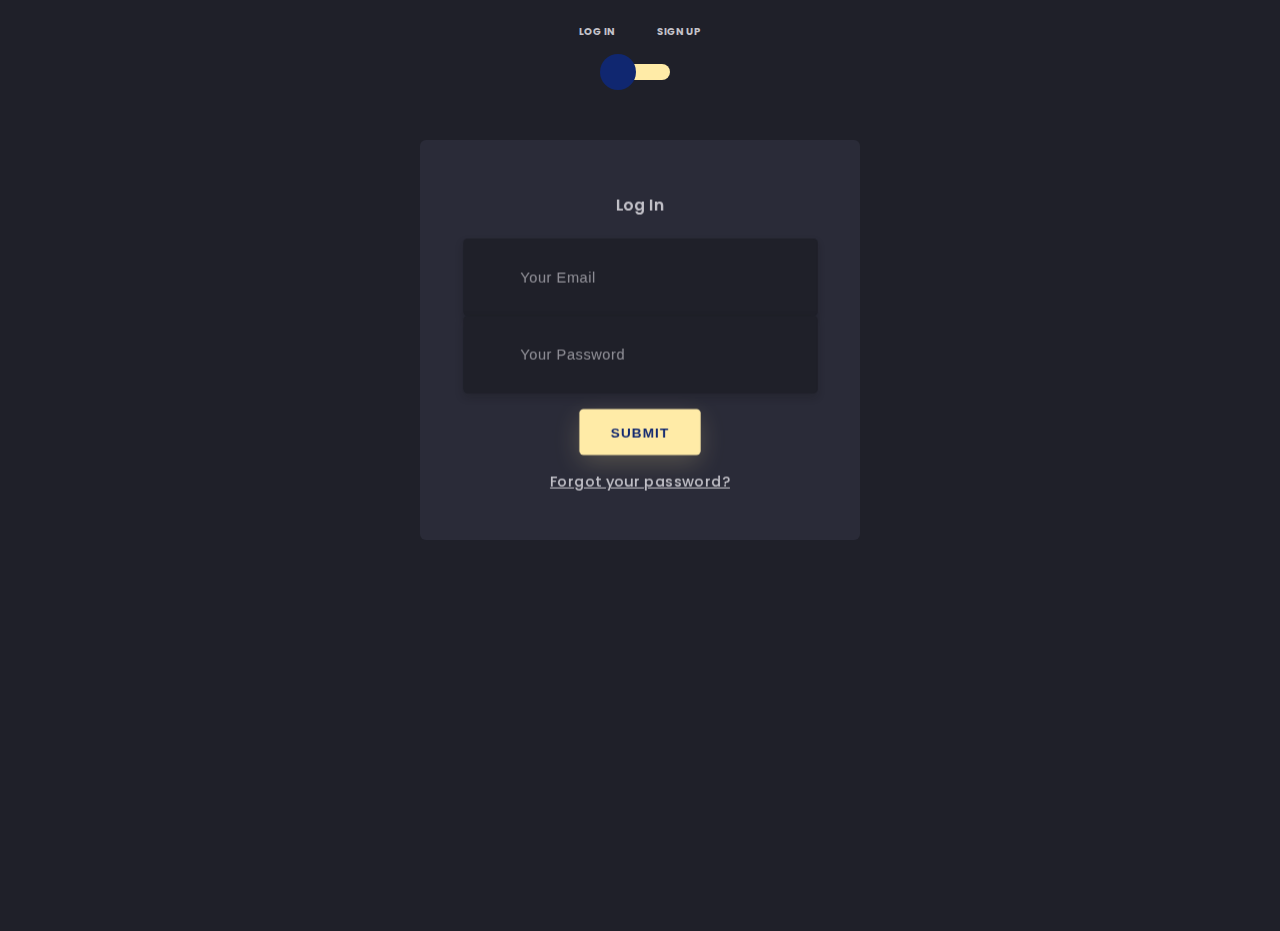
<file: index.html>
<!DOCTYPE html>
<html lang="en">

<head>
    <meta charset="UTF-8" />
    <meta name="viewport" content="width=device-width, initial-scale=1.0" />
    <link rel="stylesheet" href="login.css">
    <link rel="icon" type="image/x-icon" href="img/background/faviconChess.ico">
    <title>Login/Sign Up</title>
</head>

<body>

    <div class="section">
        <div class="container">
            <div class="row full-height justify-content-center">
                <div class="col-12 text-center align-self-center py-5">
                    <div class="section pb-5 pt-5 pt-sm-2 text-center ">
                        <h6 class="mb-0 pb-3 section">
                            <span>Log In </span><span>Sign Up</span>
                        </h6>
                        <input class="checkbox" type="checkbox" id="reg-log" name="reg-log" />
                        <label for="reg-log"></label>
                        <div class="card-3d-wrap mx-auto centered-div">
                            <div class="card-3d-wrapper">
                                <div class="card-front">
                                    <div class="center-wrap">
                                        <div class="section text-center">
                                            <h4 class="mb-4 pb-3">Log In</h4>
                                            <form method="post" action="login.php">
                                                <div class="form-group">
                                                    <input type="email" name="logemail" class="form-style" placeholder="Your Email" id="logemail" autocomplete="off" required />
                                                    <i class="input-icon uil uil-at"></i>
                                                </div>
                                                <div class="form-group mt-2">
                                                    <input type="password" name="logpass" class="form-style" placeholder="Your Password" id="logpass" autocomplete="off" required />
                                                    <i class="input-icon uil uil-lock-alt"></i>
                                                </div>
                                                <button type="submit" class="btn mt-4">Submit</button>
                                            </form>
                                            <p class="mb-0 mt-4 text-center">
                                                <a href="#0" class="link">Forgot your password?</a>
                                            </p>
                                        </div>
                                    </div>
                                </div>
                                <div class="card-back">
                                    <div class="center-wrap">
                                        <div class="section text-center">
                                            <h4 class="mb-4 pb-3">Sign Up</h4>
                                            <form method="post" action="register.php">
                                                <div class="form-group">
                                                    <input type="text" name="logname" class="form-style" placeholder="Your Full Name" id="logname" autocomplete="off" required />
                                                    <i class="input-icon uil uil-user"></i>
                                                </div>
                                                <div class="form-group mt-2">
                                                    <input type="email" name="logemail" class="form-style" placeholder="Your Email" id="logemail" autocomplete="off" required />
                                                    <i class="input-icon uil uil-at"></i>
                                                </div>
                                                <div class="form-group mt-2">
                                                    <input type="password" name="logpass" class="form-style" placeholder="Your Password" id="logpass" autocomplete="off" required />
                                                    <i class="input-icon uil uil-lock-alt"></i>
                                                </div>
                                                <button type="submit" class="btn mt-4">Submit</button>
                                            </form>
                                        </div>
                                    </div>
                                </div>
                            </div>
                        </div>
                    </div>
                </div>
            </div>
        </div>
    </div>
</body>

</html>
</file>
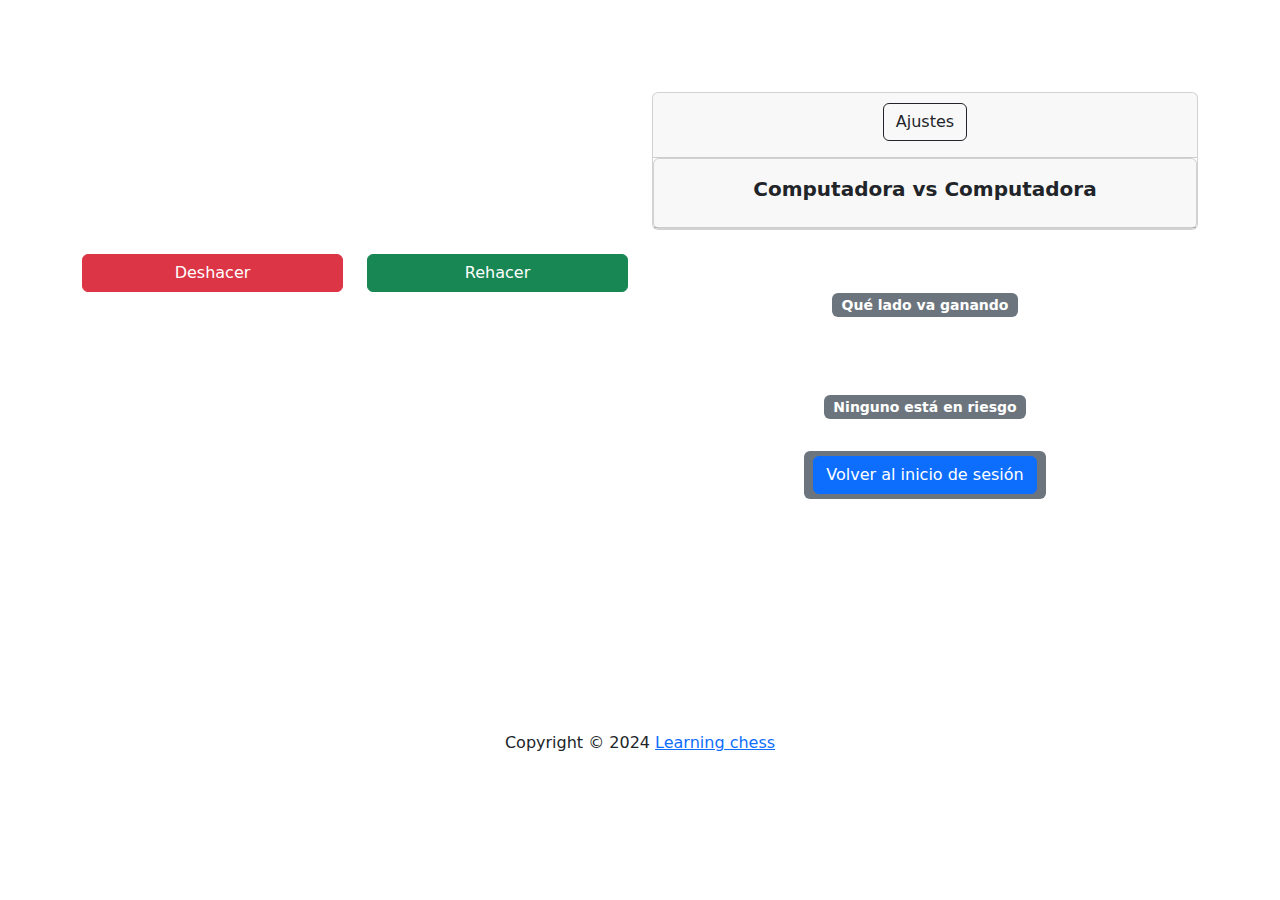
<file: chessgame.html>
<!DOCTYPE html>
<html lang="en">
<head>
    <meta charset="UTF-8">
    <meta name="viewport" content="width=device-width, initial-scale=1.0">
    <title>Chess AI</title>
    <link href="https://cdn.jsdelivr.net/npm/bootstrap@5.3.3/dist/css/bootstrap.min.css" rel="stylesheet" integrity="sha384-QWTKZyjpPEjISv5WaRU9OFeRpok6YctnYmDr5pNlyT2bRjXh0JMhjY6hW+ALEwIH" crossorigin="anonymous">
    <link rel="icon" type="image/x-icon" href="img/background/faviconChess.ico">
    <link rel="stylesheet" href="css/main.css">
</head>
<body>
    <main>
        <div class="container my-3">
            <div class="row align-items-center">
                <div class="col-md-6">
                    <div id="myBoard"></div>
                    <div class="row my-3 text-center">
                        <div class="col-md-6 my-2">
                            <button class="btn btn-danger w-100" id="undoBtn">Deshacer</button>
                        </div>
                        <div class="col-md-6 my-2">
                            <button class="btn btn-success w-100" id="redoBtn">Rehacer</button>
                        </div>
                    </div>
                </div>
                <div class="col-md-6">
                    <h1 class="text-center text-white">Learning Chess</h1>
                    <div class="row justify-content-center">
                        <span class="badge"><span id="position-count">0</span> posiciones evaluadas en <span id="time">0</span>s.</span>
                    </div>
                    <div class="accordion" id="accordion">
                        <div class="card">
                            <div class="card-header" id="settingsHeading">
                                <h2 class="text-center">
                                    <button class="btn btn-outline-dark" type="button" data-bs-toggle="collapse" data-bs-target="#settings" aria-expanded="true" aria-controls="settings">
                                        Ajustes
                                    </button>
                                </h2>
                            </div>
                            <div id="settings" class="collapse" aria-labelledby="settingsHeading" data-bs-parent="#accordion">
                                <div class="card-body">
                                    <div class="row align-items-center justify-content-center mb-3">
                                        <div class="col-md-4">
                                            <label for="search-depth" class="form-label badge bg-secondary" style="font-size: 13px;">Ajuste de dificultad (Negros):</label>
                                            <select id="search-depth" class="form-select badge" style="color: black;">
                                                <option value="1">1</option>
                                                <option value="2">2</option>
                                                <option value="3" selected>3</option>
                                            </select>
                                        </div>
                                        <div class="col-md-4">
                                            <label for="search-depth-white" class="form-label badge bg-secondary" style="font-size: 13px;">Ajuste de dificultad (Blanco):</label>
                                            <select id="search-depth-white" class="form-select badge" style="color: black;">
                                                <option value="1">1</option>
                                                <option value="2">2</option>
                                                <option value="3" selected>3</option>
                                            </select>
                                        </div>
                                    </div>
                                    <div class="form-check">
                                        <input class="form-check-input" type="checkbox" id="showHint" name="showHint">
                                        <label class="form-check-label badge bg-warning text-dark d-flex justify-content-center" style="font-size: 13px; " for="showHint">Mostrar posibles movimientos (Blanco)</label>
                                    </div>
                                </div>
                            </div>
                        <div class="card">
                            <div class="card-header" id="compVsCompHeading">
                                <h2 class="text-center">
                                    <button class="btn btn-header collapsed no-outline" type="button" data-bs-toggle="collapse" data-bs-target="#compVsComp" aria-expanded="false" aria-controls="compVsComp">
                                        Computadora vs Computadora
                                    </button>
                                </h2>
                            </div>
                            <div id="compVsComp" class="collapse" aria-labelledby="compVsCompHeading" data-bs-parent="#accordion">
                                <div class="card-body">
                                    <div class="row justify-content-center">
                                        <div class="col-md-6 my-2">
                                            <button class="btn btn-success w-100" id="compVsCompBtn">Empezar</button>
                                        </div>
                                        <div class="col-md-6 my-2">
                                            <button class="btn btn-danger w-100" id="resetBtn">Parar y reiniciar</button>
                                        </div>
                                    </div>
                                </div>
                            </div>
                        </div>
                    </div>
                    <div class="row my-3 text-center">
                        <div class="col-md-12 text-white">
                            <h2>Quién lleva la ventaja?</h2>
                            <p class="badge bg-secondary" style="font-size: 14px;">Qué lado va ganando <span id="advantageColor"></span></p>
                        </div>
                    </div>
                    <div class="row my-3 text-center text-white">
                        <div class="col-md-12">
                            <h2>Estado</h2>
                            <p><span id="status" class="badge bg-secondary" style="font-size: 14px;">Ninguno está en riesgo</span></p>
                        </div>
                    </div>
                    <div class="row my-3 text-center text-white">
                        <div class="col-md-12">
                            <p><span id="status" class="badge bg-secondary" style="font-size: 14px;"><a href="index.html" class="btn btn-primary">Volver al inicio de sesión</a>
                            </span></p>
                        </div>
                    </div>
                </div>
            </div>
        </div>
    </main>
    <footer>
        <p class="text-center">Copyright &copy; 2024
            <a href="https://github.com/KevinShalom/Proyect_IA">Learning chess</a> 
        </p>
    </footer>

    <script src="https://code.jquery.com/jquery-3.5.1.js" integrity="sha256-QWo7LDvxbWT2tbbQ97B53yJnYU3WhH/C8ycbRAkjPDc=" crossorigin="anonymous"></script>
    <script src="js/chess.js" defer></script>
    <script src="js/Chessboard.js" defer></script>
    <script src="js/main.js" defer></script>
    <script src="https://cdn.jsdelivr.net/npm/bootstrap@5.3.3/dist/js/bootstrap.bundle.min.js" integrity="sha384-YvpcrYf0tY3lHB60NNkmXc5s9fDVZLESaAA55NDzOxhy9GkcIdslK1eN7N6jIeHz" crossorigin="anonymous"></script>
</body>
</html>
</file>
<file: login.css>
@import url('https://fonts.googleapis.com/css?family=Poppins:400,500,600,700,800,900');

body{
	font-family: 'Poppins', sans-serif;
	font-weight: 300;
	font-size: 15px;
	line-height: 1.7;
	color: #c4c3ca;
	background-color: #1f2029;
	overflow-x: hidden;
}
a {
	cursor: pointer;
  transition: all 200ms linear;
}
a:hover {
	text-decoration: none;
}
.link {
  color: #c4c3ca;
}
.link:hover {
  color: #ffeba7;
}
p {
  font-weight: 500;
  font-size: 14px;
  line-height: 1.7;
}
h4 {
  font-weight: 600;
}
h6 span{
  padding: 0 20px;
  text-transform: uppercase;
  font-weight: 700;
}
.section{
  position: relative;
  width: 100%;
  display: block;
}
.full-height{
  min-height: 100vh;
}
[type="checkbox"]:checked,
[type="checkbox"]:not(:checked){
  position: absolute;
  left: -9999px;
}
.checkbox:checked + label,
.checkbox:not(:checked) + label{
  position: relative;
  display: block;
  text-align: center;
  width: 60px;
  height: 16px;
  border-radius: 8px;
  padding: 0;
  margin: 10px auto;
  cursor: pointer;
  background-color: #ffeba7;
}
.checkbox:checked + label:before,
.checkbox:not(:checked) + label:before{
  position: absolute;
  display: block;
  width: 36px;
  height: 36px;
  border-radius: 50%;
  color: #ffeba7;
  background-color: #102770;
  font-family: "Noto Sans Symbols 2", sans-serif;
  content: '';
  z-index: 20;
  top: -10px;
  left: -10px;
  line-height: 36px;
  text-align: center;
  font-size: 24px;
  transition: all 0.5s ease;
}
.checkbox:checked + label:before {
  transform: translateX(44px) rotate(-270deg);
}


.card-3d-wrap {
  position: relative;
  width: 440px;
  max-width: 100%;
  height: 400px;
  -webkit-transform-style: preserve-3d;
  transform-style: preserve-3d;
  perspective: 800px;
  margin-top: 60px;
}
.card-3d-wrapper {
  width: 100%;
  height: 100%;
  position:absolute;    
  top: 0;
  left: 0;  
  -webkit-transform-style: preserve-3d;
  transform-style: preserve-3d;
  transition: all 600ms ease-out; 
}
.card-front, .card-back {
  width: 100%;
  height: 100%;
  background-color: #2a2b38;
  background-image: url('https://s3-us-west-2.amazonaws.com/s.cdpn.io/1462889/pat.svg');
  background-position: bottom center;
  background-repeat: no-repeat;
  background-size: 300%;
  position: absolute;
  border-radius: 6px;
  left: 0;
  top: 0;
  -webkit-transform-style: preserve-3d;
  transform-style: preserve-3d;
  -webkit-backface-visibility: hidden;
  -moz-backface-visibility: hidden;
  -o-backface-visibility: hidden;
  backface-visibility: hidden;
}
.card-back {
  transform: rotateY(180deg);
}
.checkbox:checked ~ .card-3d-wrap .card-3d-wrapper {
  transform: rotateY(180deg);
}
.center-wrap{
  position: absolute;
  width: 100%;
  top: 50%;
  left: 0;
  transform: translate3d(0, -50%, 35px) perspective(100px);
  z-index: 20;
  display: block;
}


.form-group{ 
  position: relative;
  display: block;
    margin: 0;
    padding: 0;
}
.form-style {
  padding: 13px 20px;
  padding-left: 55px;
  height: 48px;
  width: 60%;
  font-weight: 500;
  border-radius: 4px;
  font-size: 14px;
  line-height: 22px;
  letter-spacing: 0.5px;
  outline: none;
  color: #c4c3ca;
  background-color: #1f2029;
  border: none;
  -webkit-transition: all 200ms linear;
  transition: all 200ms linear;
  box-shadow: 0 4px 8px 0 rgba(21,21,21,.2);
}
.form-style:focus,
.form-style:active {
  border: none;
  outline: none;
  box-shadow: 0 4px 8px 0 rgba(21,21,21,.2);
}
.input-icon {
  position: absolute;
  top: 0;
  left: 18px;
  height: 48px;
  font-size: 24px;
  line-height: 48px;
  text-align: left;
  color: #ffeba7;
  -webkit-transition: all 200ms linear;
    transition: all 200ms linear;
}

.form-group input:-ms-input-placeholder  {
  color: #c4c3ca;
  opacity: 0.7;
  -webkit-transition: all 200ms linear;
    transition: all 200ms linear;
}
.form-group input::-moz-placeholder  {
  color: #c4c3ca;
  opacity: 0.7;
  -webkit-transition: all 200ms linear;
    transition: all 200ms linear;
}
.form-group input:-moz-placeholder  {
  color: #c4c3ca;
  opacity: 0.7;
  -webkit-transition: all 200ms linear;
    transition: all 200ms linear;
}
.form-group input::-webkit-input-placeholder  {
  color: #c4c3ca;
  opacity: 0.7;
  -webkit-transition: all 200ms linear;
    transition: all 200ms linear;
}
.form-group input:focus:-ms-input-placeholder  {
  opacity: 0;
  -webkit-transition: all 200ms linear;
    transition: all 200ms linear;
}
.form-group input:focus::-moz-placeholder  {
  opacity: 0;
  -webkit-transition: all 200ms linear;
    transition: all 200ms linear;
}
.form-group input:focus:-moz-placeholder  {
  opacity: 0;
  -webkit-transition: all 200ms linear;
    transition: all 200ms linear;
}
.form-group input:focus::-webkit-input-placeholder  {
  opacity: 0;
  -webkit-transition: all 200ms linear;
    transition: all 200ms linear;
}

.btn{  
  margin-top: 15px;
  border-radius: 4px;
  height: 44px;
  font-size: 13px;
  font-weight: 600;
  text-transform: uppercase;
  -webkit-transition : all 200ms linear;
  transition: all 200ms linear;
  padding: 0 30px;
  letter-spacing: 1px;
  display: -webkit-inline-flex;
  display: -ms-inline-flexbox;
  display: inline-flex;
  -webkit-align-items: center;
  -moz-align-items: center;
  -ms-align-items: center;
  align-items: center;
  -webkit-justify-content: center;
  -moz-justify-content: center;
  -ms-justify-content: center;
  justify-content: center;
  -ms-flex-pack: center;
  text-align: center;
  border: none;
  background-color: #ffeba7;
  color: #102770;
  box-shadow: 0 8px 24px 0 rgba(255,235,167,.2);
}
.btn:active,
.btn:focus{  
  background-color: #102770;
  color: #ffeba7;
  box-shadow: 0 8px 24px 0 rgba(16,39,112,.2);
}
.btn:hover{  
  background-color: #102770;
  color: #ffeba7;
  box-shadow: 0 8px 24px 0 rgba(16,39,112,.2);
}

.centered-div {
  margin-left: auto;
  margin-right: auto;
}

.section {
  position: relative;
  width: 100%;
  display: block;
  text-align: center;
}
</file>
<file: css/main.css>
body {
    background-image: url('https://images3.alphacoders.com/876/876289.jpg'); 
    background-size: cover;
    background-attachment: fixed;
    background-position: center;
}

.text-align-center {
    text-align: center;
}


#myBoard {
    max-width: 100%;
    height: auto;
}

.highlight-white {
    box-shadow: inset 0 0 3px 3px yellow;
}

.highlight-black {
    box-shadow: inset 0 0 3px 3px blue;
}

.highlight-hint {
    box-shadow: inset 0 0 3px 3px red;
}

.no-underline {
    text-decoration: none;
}

.no-outline:focus {
    outline: none;
    box-shadow: none;
}

.btn-header {
    font-size: 20px;
    font-weight: bold;
}

footer {
    margin-top: 200px;
}

.clearfix-7da63 {
    clear: both;
}

.board-b72b1 {
    border: 2px solid #404040;
    box-sizing: content-box;
}

.square-55d63 {
    float: left;
    position: relative;
    -webkit-touch-callout: none;
    -webkit-user-select: none;
    -khtml-user-select: none;
    -moz-user-select: none;
    -ms-user-select: none;
    user-select: none;
}

.white-1e1d7 {
    background-color: #d4c8b4;
    color: #b58863;
}

.black-3c85d {
    background-color: #6390b5;
    color: #f0d9b5;
}

.highlight1-32417,
.highlight2-9c5d2 {
    box-shadow: inset 0 0 3px 3px #ff0;
}

.notation-322f9 {
    cursor: default;
    font-family: "Helvetica Neue", Helvetica, Arial, sans-serif;
    font-size: 14px;
    position: absolute;
}

.alpha-d2270 {
    bottom: 1px;
    right: 3px;
}

.numeric-fc462 {
    top: 2px;
    left: 2px;
}
</file>
